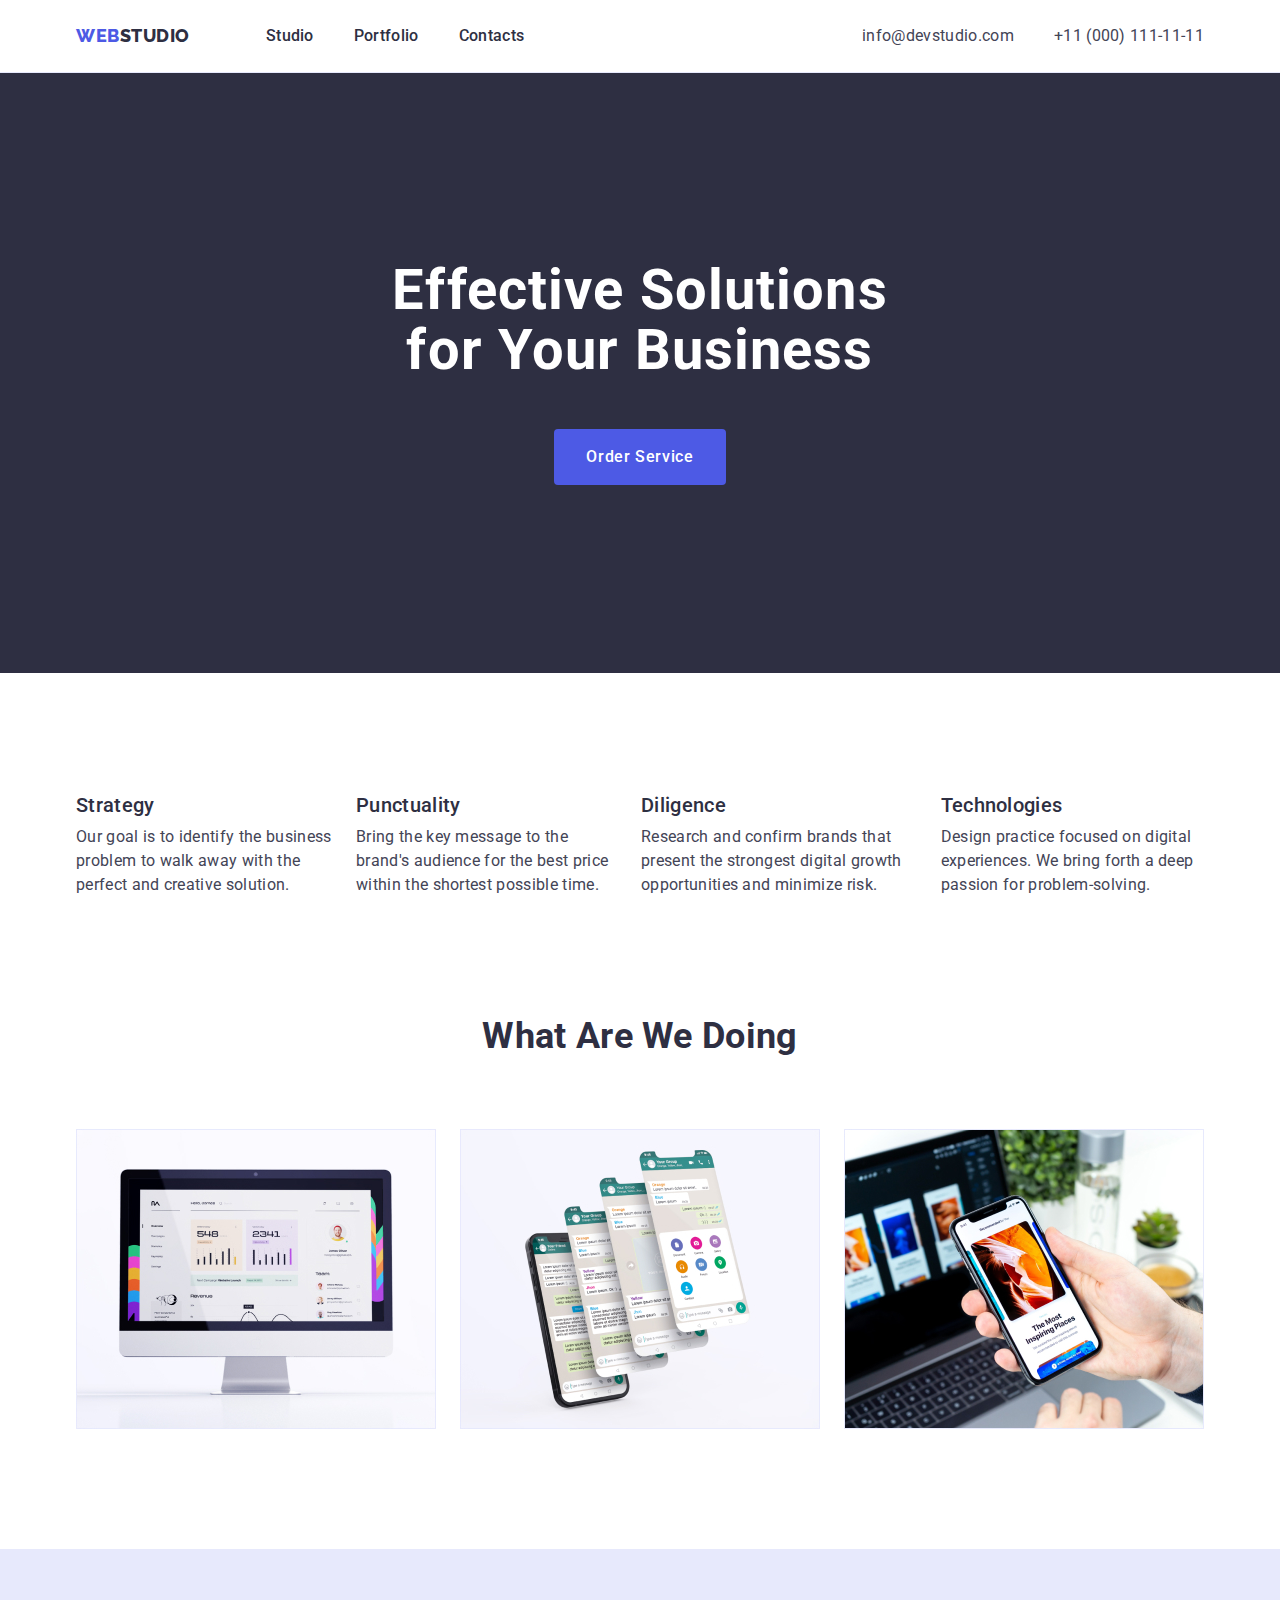
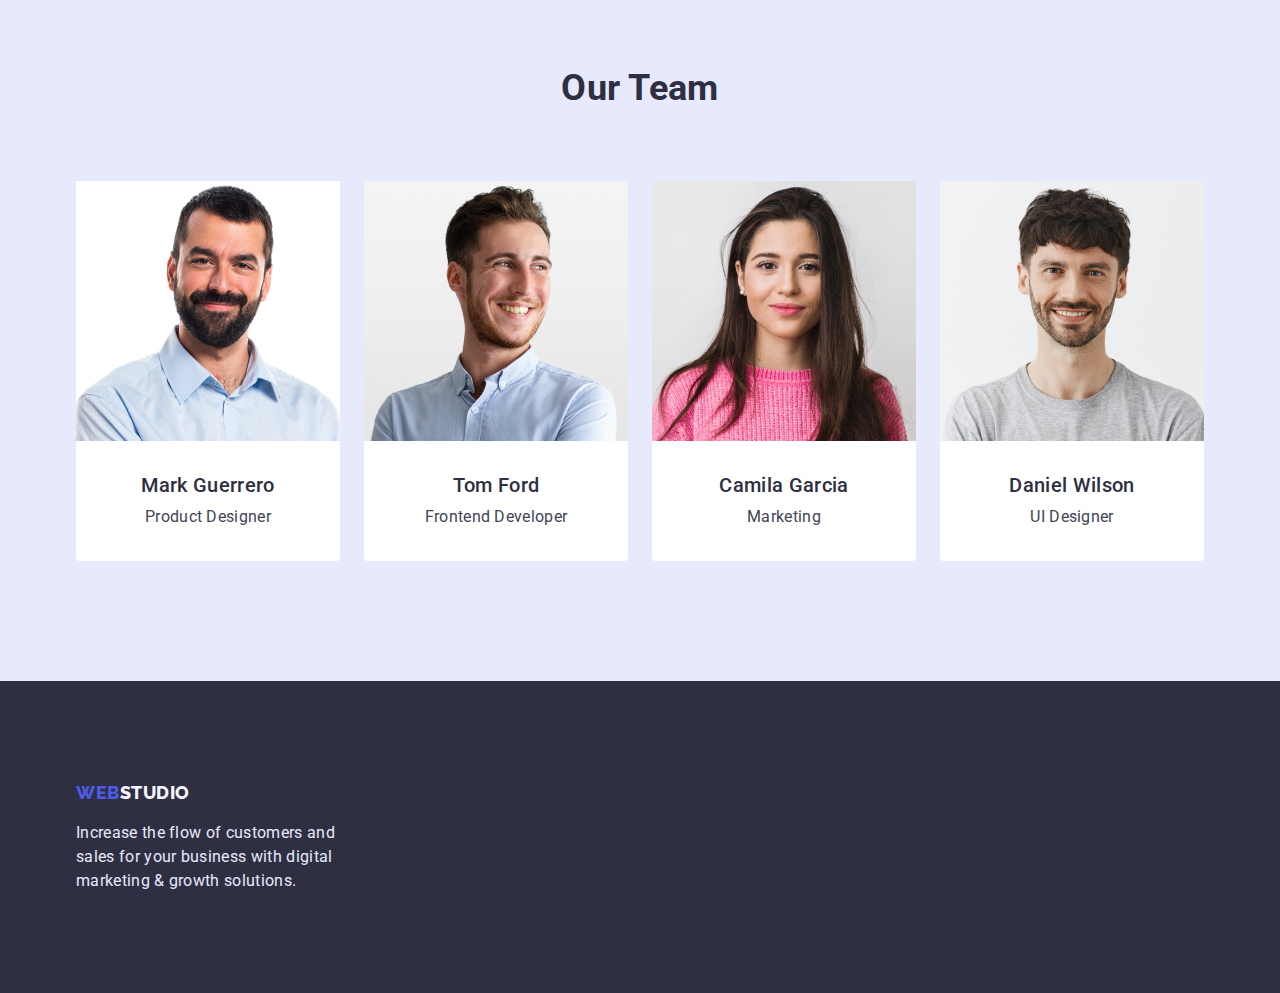
<file: index.html>
<!DOCTYPE html>
<html lang="en">
<head>
    <meta charset="UTF-8">
    <meta http-equiv="X-UA-Compatible" content="IE=edge">
    <meta name="viewport" content="width=device-width, initial-scale=1.0">
    <title>WebStudio</title>
    <link rel="preconnect" href="https://fonts.googleapis.com">
    <link rel="preconnect" href="https://fonts.gstatic.com" crossorigin>
    <link href="https://fonts.googleapis.com/css2?family=Raleway:wght@800&family=Roboto:wght@400;500;700;900&display=swap"
    rel="stylesheet">
    <link rel="stylesheet" href="https://cdnjs.cloudflare.com/ajax/libs/modern-normalize/1.1.0/modern-normalize.min.css">
    <link rel="stylesheet" href="./css/styles.css">
</head>
<body>  
    <header class="page-header">
        <div class="container head-list">
            <nav class="head-nav">
                <a href="./index.html" class="logo">
                    <span class="logo-web">Web</span>Studio</a>
            
                <ul class="site-nav list">
                    <li class="chapter"><a href="" class="link">Studio</a></li>
                    <li class="chapter"><a href="./portfolio.html" class="link">Portfolio</a></li>
                    <li class="chapter"><a href="" class="link">Contacts</a></li>
                </ul>
            </nav>
            <address class="head-address">
                <ul class="address-nav list">
                    <li class="chapter"><a href="mailto:info@devstudio.com" class="ping">info@devstudio.com</a></li>
                    <li class="chapter"><a href="tel:+110001111111" class="ping">+11 (000) 111-11-11</a></li>
                </ul>
            </address>
        </div>
    </header>

    <main>
        <section class="section hero">
            <div class="container">
                <h1 class="main-title">Effective Solutions for Your Business</h1>
                <button type="button" class="push">Order Service</button>
            </div>
        </section>
        
        <section class="section odds">
            <div class="container">
                <h2 class="section-title visually-hidden">Our advantages</h2>
                <ul class="advantages list">
                    <li class="chapter">
                        <h3 class="section-item">Strategy</h3>
                        <p class="item-description skills">Our goal is to identify the business
                            problem to walk away with the perfect and creative solution.</p>
                    </li>
                    <li class="chapter">
                        <h3 class="section-item">Punctuality</h3>
                        <p class="item-description skills">Bring the key message to the brand's audience for the best price within the shortest possible time.</p>
                    </li>
                    <li class="chapter">
                        <h3 class="section-item">Diligence</h3>
                        <p class="item-description skills">Research and confirm brands that present the strongest digital growth opportunities and minimize risk.
                        </p>
                    </li>
                    <li class="chapter">
                        <h3 class="section-item">Technologies</h3>
                        <p class="item-description skills">Design practice focused on digital experiences. We bring forth a deep passion for problem-solving.</p>
                    </li>
                </ul>
            </div>
        </section>
        
        <section class="section work">
            <div class="container">
                <h2 class="section-title">What Are We Doing</h2>
                <ul class="work-nav list">
                    <li class="chapter">
                        <img src="./images/doing1.jpg" alt="profile" width="360" height="300">
                    </li>
                    <li class="chapter">
                        <img src="./images/doing2.jpg" alt="apps" width="360" height="300">
                    </li>
                    <li class="chapter">
                        <img src="./images/doing3.jpg" alt="pictures" width="360" height="300">
                    </li>
                </ul>
            </div>
        </section>
        
        <section class="section tint">
            <div class="container">
                <h2 class="section-title">Our Team</h2>
                <ul class="team-nav list">
                    <li class="chapter">
                        <img src="./images/team1.jpg" alt="Mark Guerrero" width="264" height="260">
                        <div class="team-name">
                            <h3 class="section-item">Mark Guerrero</h3>
                            <p class="item-description">Product Designer</p>
                        </div>
                    </li>
                    <li class="chapter">
                        <img src="./images/team2.jpg" alt="Tom Ford" width="264" height="260">
                        <div class="team-name">
                            <h3 class="section-item">Tom Ford</h3>
                            <p class="item-description">Frontend Developer</p>
                        </div>
                    </li>
                    <li class="chapter">
                        <img src="./images/team3.jpg" alt="Camila Garcia" width="264" height="260">
                        <div class="team-name">
                            <h3 class="section-item">Camila Garcia</h3>
                            <p class="item-description">Marketing</p>
                        </div>
                    </li>
                    <li class="chapter">
                        <img src="./images/team4.jpg" alt="Daniel Wilson" width="264" height="260">
                        <div class="team-name">
                            <h3 class="section-item">Daniel Wilson</h3>
                            <p class="item-description">UI Designer</p>
                        </div>
                    </li>
                </ul>
            </div>
        </section>
    </main>

    <footer class="section foot">
        <div class="container">
            <a href="./index.html" class="logo foot-part">
                <span class="logo-web">Web</span>Studio</a>
            <p class="item-description">Increase the flow of customers and sales for your business with digital marketing & growth
                solutions.</p>
        </div>   
    </footer>
</body>
</html>
</file>
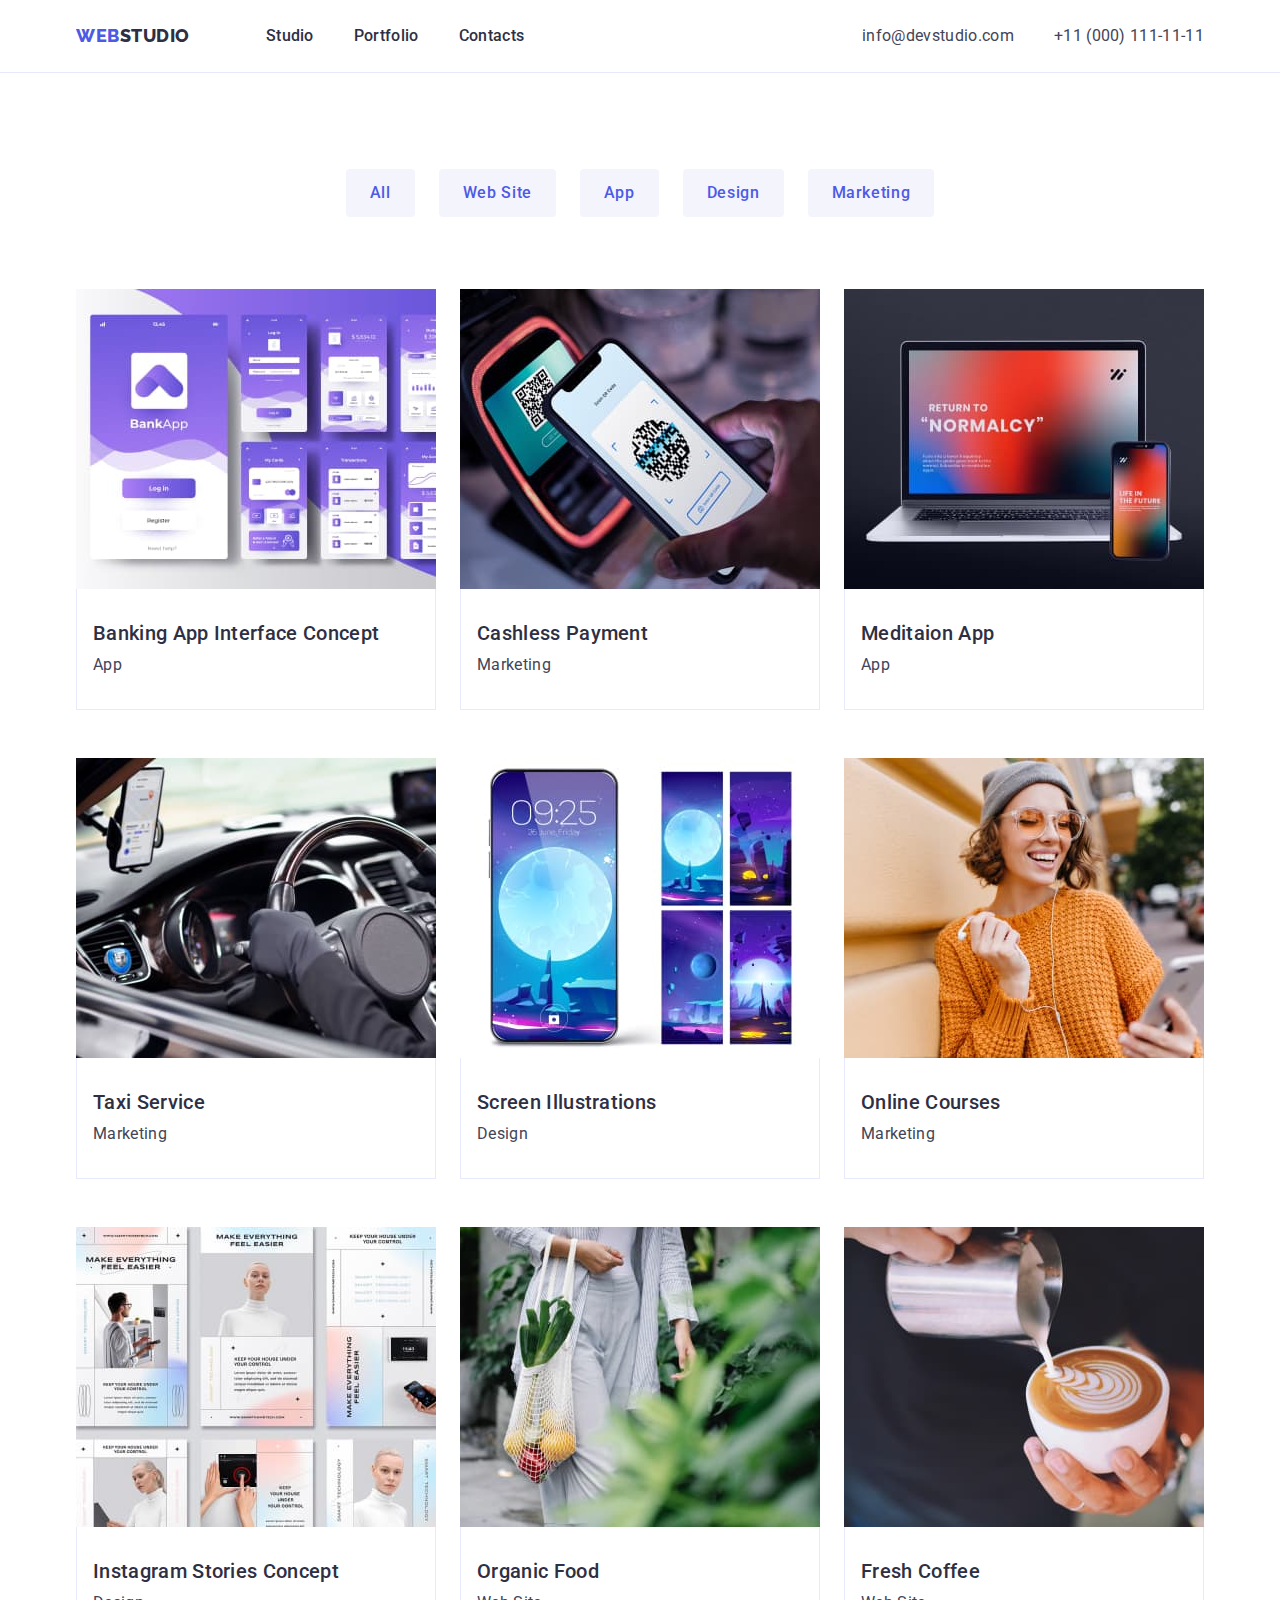
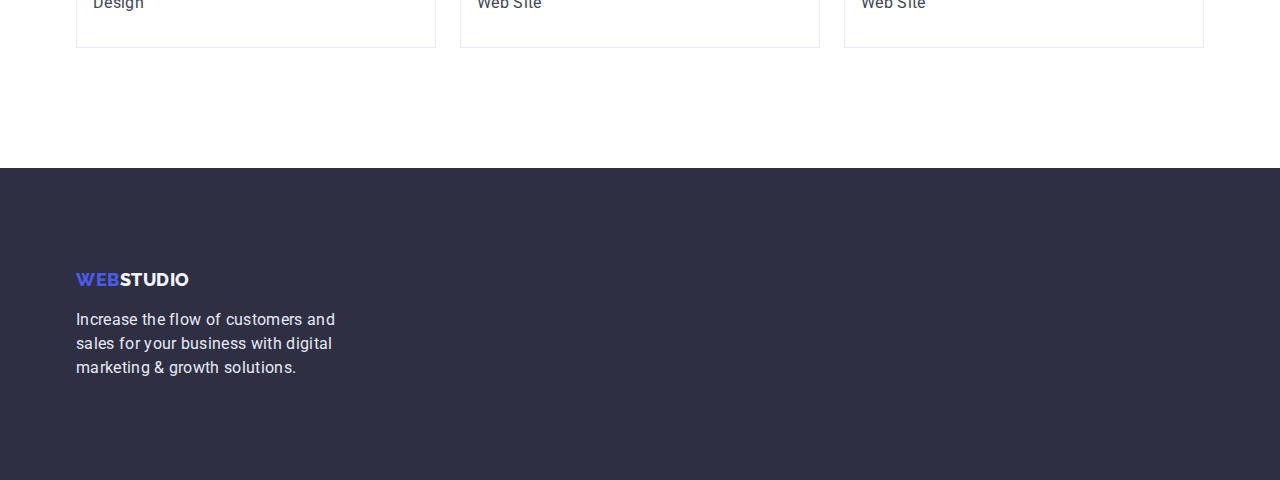
<file: portfolio.html>
<!DOCTYPE html>
<html lang="en">

<head>
    <meta charset="UTF-8">
    <meta http-equiv="X-UA-Compatible" content="IE=edge">
    <meta name="viewport" content="width=device-width, initial-scale=1.0">
    <title>Portfolio</title>
    <link rel="preconnect" href="https://fonts.googleapis.com">
    <link rel="preconnect" href="https://fonts.gstatic.com" crossorigin>
    <link href="https://fonts.googleapis.com/css2?family=Raleway:wght@800&family=Roboto:wght@400;500;700;900&display=swap"
    rel="stylesheet">
    <link rel="stylesheet" href="https://cdnjs.cloudflare.com/ajax/libs/modern-normalize/1.1.0/modern-normalize.min.css">
    <link rel="stylesheet" href="./css/styles.css">
</head>

<body>
    <header class="page-header">
        <div class="container head-list">
            <nav class="head-nav">
                <a href="./index.html" class="logo">
                    <span class="logo-web">Web</span>Studio</a>
    
                <ul class="site-nav list">
                    <li class="chapter"><a href="" class="link">Studio</a></li>
                    <li class="chapter"><a href="./portfolio.html" class="link">Portfolio</a></li>
                    <li class="chapter"><a href="" class="link">Contacts</a></li>
                </ul>
            </nav>
            <address class="head-address">
                <ul class="address-nav list">
                    <li class="chapter"><a href="mailto:info@devstudio.com" class="ping">info@devstudio.com</a></li>
                    <li class="chapter"><a href="tel:+110001111111" class="ping">+11 (000) 111-11-11</a></li>
                </ul>
            </address>
        </div>
    </header>

    <main>
        <section class="section options">
            <div class="container">
                <h1 class="section-title visually-hidden">Examples of works</h1>
                <ul class="btn-list list">
                    <li class="chapter"><button type="button" class="btn-push">All</button></li>
                    <li class="chapter"><button type="button" class="btn-push">Web Site</button></li>
                    <li class="chapter"><button type="button" class="btn-push">App</button></li>
                    <li class="chapter"><button type="button" class="btn-push">Design</button></li>
                    <li class="chapter"><button type="button" class="btn-push">Marketing</button></li>
                </ul>
                
                <ul class="cards-nav list">
                    <li class="chapter">
                        <a href="" class="galary">
                            <img src="./images/banking-app-interface-oncept.jpg" alt="Interface of banking app" width="360"
                                height="300">
                            <div class="card-name">
                                <h2 class="section-item">Banking App Interface Concept</h2>
                                <p class="item-description">App</p>
                            </div>
                        </a>
                    </li>
                    <li class="chapter">
                        <a href="#" class="galary">
                            <img src="./images/cashless-payment.jpg" alt="Reading QR-code" width="360" height="300">
                            <div class="card-name">
                                <h2 class="section-item">Cashless Payment</h2>
                                <p class="item-description">Marketing</p>
                            </div>
                        </a>
                    </li>
                    <li class="chapter">
                        <a href="#" class="galary">
                            <img src="./images/meditaion-app.jpg" alt="Screens of notebook and smartphone" width="360" height="300">
                            <div class="card-name">
                                <h2 class="section-item">Meditaion App</h2>
                                <p class="item-description">App</p>
                            </div>
                        </a>
                    </li>
                    <li class="chapter">
                        <a href="#" class="galary">
                            <img src="./images/taxi-service.jpg" alt="Driver's hands on the steering wheel" width="360" height="300">
                            <div class="card-name">
                                <h2 class="section-item">Taxi Service</h2>
                                <p class="item-description">Marketing</p>
                            </div>
                        </a>
                    </li>
                    <li class="chapter">
                        <a href="#" class="galary">
                            <img src="./images/screen-illustrations.jpg" alt="Smartphon's wallpapers" width="360" height="300">
                            <div class="card-name">
                                <h2 class="section-item">Screen Illustrations</h2>
                                <p class="item-description">Design</p>
                            </div>
                        </a>
                    </li>
                    <li class="chapter">
                        <a href="#" class="galary">
                            <img src="./images/online-courses.jpg" alt="Woman whith headphones" width="360" height="300">
                            <div class="card-name">
                                <h2 class="section-item">Online Courses</h2>
                                <p class="item-description">Marketing</p>
                            </div>
                        </a>
                    </li>
                    <li class="chapter">
                        <a href="#" class="galary">
                            <img src="./images/instagram-stories-concept.jpg" alt="Instagram stories options" width="360" height="300">
                            <div class="card-name">
                                <h2 class="section-item">Instagram Stories Concept</h2>
                                <p class="item-description">Design</p>
                            </div>
                        </a>
                    </li>
                    <li class="chapter">
                        <a href="#" class="galary">
                            <img src="./images/organic-food.jpg" alt="Women with a bag of vegetables" width="360" height="300">
                            <div class="card-name">
                                <h2 class="section-item">Organic Food</h2>
                                <p class="item-description">Web Site</p>
                            </div>
                        </a>
                    </li>
                    <li class="chapter">
                        <a href="#" class="galary">
                            <img src="./images/fresh-coffee.jpg" alt="Milk in coffee" width="360" height="300">
                            <div class="card-name">
                                <h2 class="section-item">Fresh Coffee</h2>
                                <p class="item-description">Web Site</p>
                            </div>
                        </a>
                    </li>
                </ul>
            </div>
        </section>
    </main>

    <footer class="section foot">
        <div class="container">
            <a href="./index.html" class="logo foot-part">
                <span class="logo-web">Web</span>Studio</a>
            <p class="item-description">Increase the flow of customers and sales for your business with digital marketing & growth solutions.</p>
        </div>
    </footer>
    
</body>
</html>
</file>
<file: css/styles.css>
:root {
  --primary-background-color: #ffffff;
  --secondary-background-color: #2E2F42;
  --hero-text-color: #ffffff;
  --header-background-color: #E7E9FC;
  --footer-text-color: #E7E9FC;
  --main-text-color: #434456;
  --title-text-color: #2e2f42;
  --accent-color: #404BBF;
  --logo-part-color: #4d5ae5;
  --footer-logo-part: #F4F4FD;
}

/* body */

body {
  margin: 0;
  background-color: var(--primary-background-color);
  color: var(--main-text-color);

  font-family: 'Roboto', sans-serif;
  letter-spacing: 0.02em;
  font-size: 16px;
  line-height: 1.5;
}

.container { 
  width: 1158px;
  margin: 0 auto;
  padding-left: 15px;
  padding-right: 15px;

  /* outline: 2px solid green; */
}
/* .logo,
.chapter {
  outline: 1px solid red;
} */

.list {
  list-style: none;
  margin: 0;
}

/* header */

.page-header {
  border-bottom: 1px solid var(--header-background-color);
}

.logo {
  margin-right: 76px;
  color: var(--title-text-color);

  font-family: 'Raleway', sans-serif;
  font-weight: 800;
  font-size: 18px;
  line-height: 1.33;
  letter-spacing: 0.03em;
  text-transform: uppercase;
  text-decoration-line: none;
}

.logo-web {
  color: var(--logo-part-color);
}

.site-nav .link {
  display: block;
  padding-top: 24px;
  padding-bottom: 24px;

  color: var(--title-text-color);

  font-weight: 500;
  font-size: 16px;
  line-height: 1.5;
  text-decoration-line: none;
}
.site-nav .link:hover,
.site-nav .link:focus {
color: var(--accent-color);
}

.site-nav {
  display: flex;
}

.site-nav .chapter:not(:last-child) {
  margin-right: 40px;
}
/* .site-nav .chapter+.chapter {
  margin-left: 40px;
} */

.ping {
  color: var(--main-text-color);

  font-style: normal;
  font-size: 16px;
  line-height: 1.5;
  text-decoration-line: none;
}

.address-nav .ping:hover,
.address-nav .ping:focus {
  color: var(--accent-color);
}

.address-nav {
  display: flex;
}

.address-nav .chapter+.chapter {
  margin-left: 40px;
}
/* .address-nav .chapter:not(:last-child) {
  margin-right: 40px;
} */

.address-nav .ping {
  display: block;
}

.head-nav {
  display: flex;
  align-items: center;
  justify-content: flex-start;
}

.container.head-list {
  display: flex;
  align-items: center;
  justify-content: space-between;
}

/* main hero */

.section.hero {
  padding-top: 188px;
  padding-bottom: 188px;
  background-color: var(--secondary-background-color);
}

.hero .container {
  
  text-align: center;
}

.container .main-title {
  margin: 0 auto 48px;
  text-align: center;

  color: var(--hero-text-color);
  width: 496px;

  font-weight: 700;
  font-size: 56px;
  line-height: 1.07;
  letter-spacing: 0.02em;
}

.push {
  border-radius: 4px;
  margin: 0;
  padding: 16px 32px;
  min-width: 169px;
  border: transparent;

  background-color: var(--logo-part-color);
  color: var(--hero-text-color);
  cursor: pointer;

  font-family: inherit;
  font-weight: 500;
  font-size: 16px;
  line-height: 1.5;
  text-align: center;
  letter-spacing: 0.04em;
}

.push:hover,
.push:focus {
  background-color: var(--accent-color);
}

/* main */

img {
  display: block;
}

ul {
  padding: 0;
}

.section.work {
  padding-bottom: 120px;
}

.item-description {
  margin: 0;
}

.tint {
  background-color: var(--header-background-color);
}

.section-title,
.section-item {
  color: var(--title-text-color);
}

.section-title {
  margin-top: 0;
  margin-bottom: 72px;
  font-weight: 700;
  font-size: 36px;
  line-height: 1.11;
  text-align: center;
}

.section-item {
  margin: 0 0 8px;
  
  font-weight: 500;
  font-size: 20px;
  line-height: 1.2;
}

/* Advantages */

.section.odds {
  padding-top: 120px;
  padding-bottom: 120px;
}

.advantages.list {
  display: flex;
}

.advantages .chapter:not(:last-child) {
  margin-right: 24px;
}
/* .advantages .chapter + .chapter {
  margin-left: 24px;
} */

.advantages .chapter {
  width: calc((100%-24px*3)/4);
}

/* Work */

.work-nav.list {
  display: flex;
}

.work-nav .chapter:not(:last-child) {
  margin-right: 24px;
}
/* .work-nav .chapter + .chapter {
  margin-left: 24px;
} */

/* Team */

.section.tint {
  padding-top: 120px;
  padding-bottom: 120px;
}

.team-nav .chapter {
  background-color: var(--primary-background-color);
  border-radius: 0 0 4px 4px;
}

.team-nav.list {
  display: flex;
  text-align: center;
}

.team-nav .chapter:not(:last-child) {
  margin-right: 24px;
}
/* .team-nav .chapter + .chapter {
  margin-left: 24px;
} */

.team-name {
  padding-top: 32px;
  padding-bottom: 32px;
  text-align: center;
}

/* footer */

footer {
  background-color: var(--secondary-background-color);
  color: var(--footer-text-color);
}

.section.foot {
  padding-top: 100px;
  padding-bottom: 100px;
}

.foot-part {
  color: var(--footer-logo-part);
}

.foot .item-description {
  width: 264px;
}

.logo.foot-part {
  display: block;
  margin: 0 0 16px;
}

/* Portfolio */

.section.options {
  padding-top: 96px;
  padding-bottom: 120px;
}

.btn-list {
  margin-bottom: 72px;
}

/* Portfolio's buttons */

.btn-push {
  border-radius: 4px;
  padding: 12px 24px;
  min-width: 69px;
  border: transparent;

  background-color: var(--footer-logo-part);
  color: var(--logo-part-color);
  cursor: pointer;

  font-family: inherit;
  font-weight: 500;
  font-size: 16px;
  line-height: 1.5;
  text-align: center;
  letter-spacing: 0.04em;
}

.btn-push:hover,
.btn-push:focus {
  background-color: var(--accent-color);
  color: var(--hero-text-color);
}

.btn-list.list {
  display: flex;
  justify-content: center;
}

.btn-list .chapter:not(:last-child) {
  margin-right: 24px;
}
/* .btn-list .chapter + .chapter {
  margin-left: 24px;
} */

/* Portfolio's caards */

.cards-nav.list {
  display: flex;
  flex-wrap: wrap;
}

.cards-nav .chapter {
  margin-right: 24px;
  margin-bottom: 48px;

  width: calc((100%-(24px*2))/3);
}

.cards-nav .chapter:nth-child(3n) {
  margin-right: 0;
}

.cards-nav .chapter:nth-last-child(-n+3) {
  margin-bottom: 0;
}

.card-name {
  padding: 32px 16px;

  border: 1px solid var(--header-background-color);
  border-top: none;
}

/* Portfolio's galary */

.galary {
  color: var(--main-text-color);
  
  text-decoration-line: none;
}

/* Visually hidden */

.visually-hidden {
  position: absolute;
  width: 1px;
  height: 1px;
  margin: -1px;
  border: 0;
  padding: 0;

  white-space: nowrap;
  clip-path: inset(100%);
  clip: rect(0 0 0 0);
  overflow: hidden;
}
</file>
